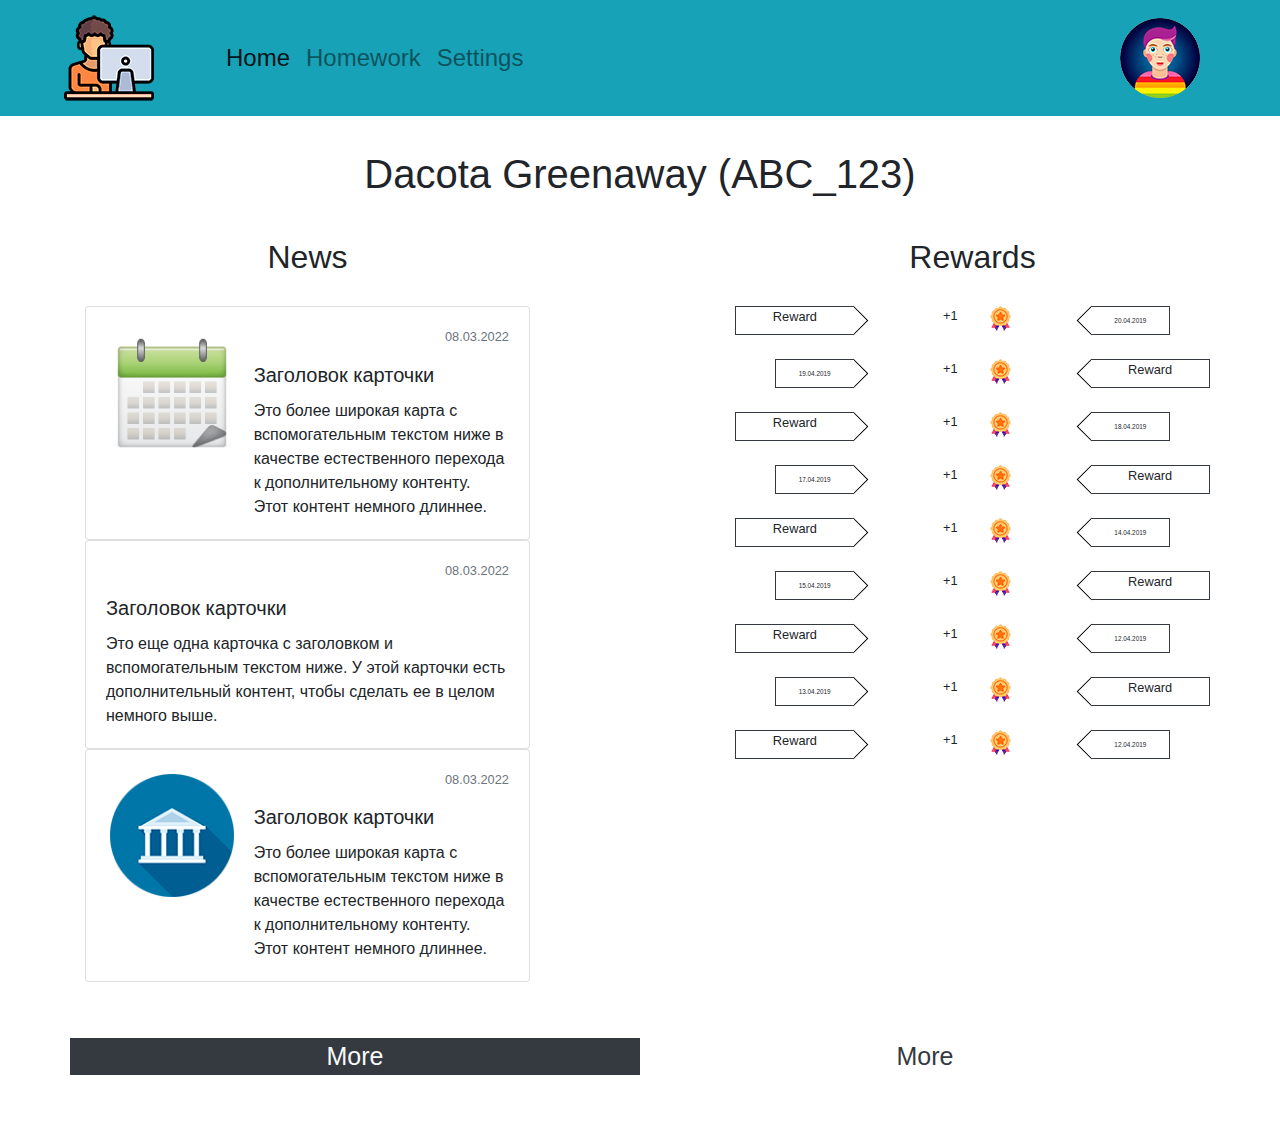
<file: index.html>
<!DOCTYPE html>
<html lang="en">
<head>
    <meta charset="UTF-8">
    <meta http-equiv="X-UA-Compatible" content="IE=edge">
    <meta name="viewport" content="width=device-width, initial-scale=1.0">
    <link rel="stylesheet" href="./assets/bootstrap.css">
    <link rel="stylesheet" href="./assets/style.css">
    <title>Дневник</title>
</head>
<body>


  <nav class="navbar fixed-top navbar-expand-lg navbar-light bg-info ">
    <a class="navbar-brand pl-5" href="./index.html"><img
        src="./img/student_work_office_desk_work_space_computer_working_support_icon_191191.png" alt="office"></a>
    <button class="navbar-toggler" type="button" data-toggle="collapse" data-target="#navbarText"
      aria-controls="navbarText" aria-expanded="false" aria-label="Переключатель навигации">
      <span class="navbar-toggler-icon"></span>
    </button>
    <div class="collapse navbar-collapse pl-5" id="navbarText">
      <ul class="navbar-nav mr-auto">
        <li class="nav-item active">
          <a class="nav-link" href="./index.html">Home<span class="sr-only">(текущая)</span></a>
        </li>
        <li class="nav-item">
          <a class="nav-link" href="#">Homework</a>
        </li>
        <li class="nav-item">
          <a class="nav-link" href="./Settings.html">Settings</a>
        </li>
      </ul>
      <a class="navbar-brand pr-5" href="#"><img src="./img/avatar_person_people_lgtbi_icon_225745.png"
          alt="person"></a>
    </div>
  </nav>
  <h1>Dacota Greenaway (ABC_123)</h1>

  <div class="container">
    <div class="row justify-content-between">
      <div class="col-5">

        <h2>News</h2>

        <div class="card" style="max-width: 540px;">
          <div class="row no-gutters">
            <div class="col-md-4 pl-4 pt-4">

              <img src="./img/diagram-11_24506.png" alt="diagram">

            </div>
            <div class="col-md-8">
              <div class="card-body">

                <p class="card-text"><small class="text-muted">08.03.2022</small></p>
                <h5 class="card-title">Заголовок карточки</h5>
                <p class="card-text">Это более широкая карта с вспомогательным текстом ниже в качестве естественного
                  перехода к дополнительному контенту. Этот контент немного длиннее.</p>

              </div>
            </div>
          </div>
        </div>

        <div class="card">
          <div class="card-body">

            <p class="card-text"><small class="text-muted">08.03.2022</small></p>
            <h5 class="card-title">Заголовок карточки</h5>
            <p class="card-text">Это еще одна карточка с заголовком и вспомогательным текстом ниже. У этой карточки есть
              дополнительный контент, чтобы сделать ее в целом немного выше.
            </p>

          </div>
        </div>

        <div class="card mb-3" style="max-width: 540px;">
          <div class="row no-gutters ">
            <div class="col-md-4 pl-4 pt-4">

              <img src="./img/bank_78392.png" alt="bank">

            </div>
            <div class="col-md-8">
              <div class="card-body">

                <p class="card-text"><small class="text-muted">08.03.2022</small></p>
                <h5 class="card-title">Заголовок карточки</h5>
                <p class="card-text">Это более широкая карта с вспомогательным текстом ниже в качестве естественного
                  перехода к дополнительному контенту. Этот контент немного длиннее.</p>

              </div>
            </div>
          </div>
        </div>

      </div>

      <div class="col-5">

        <h2>Rewards</h2>


        <div class="row ">
          <div class="col-3 arrow_right border border-dark border-right-0 text-center bg-white">Reward</div>
          <div class="col-3 text-right">+1</div>
          <div class="col-3 ">
            <img src="./img/award_medal_winner_icon_151762.png" alt="reward">
          </div>
          <div class="col-2 arrow_left border border-dark border-left-0  bg-white text-center">20.04.2019</div>
        </div>

        <div class="row mt-4 justify-content-end">
          <div class="col-2 arrow_right border border-dark border-right-0 text-center bg-white">19.04.2019</div>
          <div class="col-3 text-right">+1</div>
          <div class="col-3">
            <img src="./img/award_medal_winner_icon_151762.png" alt="reward">
          </div>
          <div class="col-3 arrow_left border border-dark border-left-0 text-center bg-white">Reward</div>
        </div>

        <div class="row mt-4">
          <div class="col-3 arrow_right border border-dark border-right-0 text-center bg-white">Reward</div>
          <div class="col-3 text-right">+1</div>
          <div class="col-3">
            <img src="./img/award_medal_winner_icon_151762.png" alt="reward">
          </div>
          <div class="col-2 arrow_left border border-dark border-left-0 text-center bg-white">18.04.2019</div>
        </div>

        <div class="row mt-4 justify-content-end">
          <div class="col-2 arrow_right border border-dark border-right-0 text-center bg-white">17.04.2019</div>
          <div class="col-3 text-right">+1</div>
          <div class="col-3">
            <img src="./img/award_medal_winner_icon_151762.png" alt="reward">
          </div>
          <div class="col-3 arrow_left border border-dark border-left-0 text-center bg-white">Reward</div>
        </div>

        <div class="row mt-4">
          <div class="col-3 arrow_right border border-dark border-right-0 text-center bg-white">Reward</div>
          <div class="col-3 text-right">+1</div>
          <div class="col-3">
            <img src="./img/award_medal_winner_icon_151762.png" alt="reward">
          </div>
          <div class="col-2 arrow_left border border-dark border-left-0 text-center bg-white">14.04.2019</div>
        </div>

        <div class="row mt-4 justify-content-end">
          <div class="col-2 arrow_right border border-dark border-right-0 text-center bg-white">15.04.2019</div>
          <div class="col-3 text-right">+1</div>
          <div class="col-3">
            <img src="./img/award_medal_winner_icon_151762.png" alt="reward">
          </div>
          <div class="col-3 arrow_left border border-dark border-left-0 text-center bg-white">Reward</div>
        </div>

        <div class="row mt-4">
          <div class="col-3 arrow_right border border-dark border-right-0 text-center bg-white">Reward</div>
          <div class="col-3 text-right">+1</div>
          <div class="col-3">
            <img src="./img/award_medal_winner_icon_151762.png" alt="reward">
          </div>
          <div class="col-2 arrow_left border border-dark border-left-0 text-center bg-white">12.04.2019</div>
        </div>

        <div class="row mt-4 justify-content-end">
          <div class="col-2 arrow_right border border-dark border-right-0 text-center bg-white">13.04.2019</div>
          <div class="col-3 text-right">+1</div>
          <div class="col-3">
            <img src="./img/award_medal_winner_icon_151762.png" alt="reward">
          </div>
          <div class="col-3 arrow_left border border-dark border-left-0 text-center bg-white">Reward</div>
        </div>

        <div class="row mt-4">
          <div class="col-3 arrow_right border border-dark border-right-0 text-center bg-white">Reward</div>
          <div class="col-3 text-right">+1</div>
          <div class="col-3">
            <img src="./img/award_medal_winner_icon_151762.png" alt="reward">
          </div>
          <div class="col-2 arrow_left border border-dark border-left-0 text-center bg-white">12.04.2019</div>
        </div>

      </div>
    </div>
  </div>


  <div class="container mb-5">
    <div class="row">
      <div class="col text-center bg-dark "><a class="more text-light" href="#">More</a></div>
      <div class="col text-center"><a class="more text-dark" href="#">More</a></div>
    </div>
  </div>

  <script src="./assets/jquery-3.6.0.js"></script>
  <script src="./assets/bootstrap.bundle.js"></script>

</body>
</html>
</file>
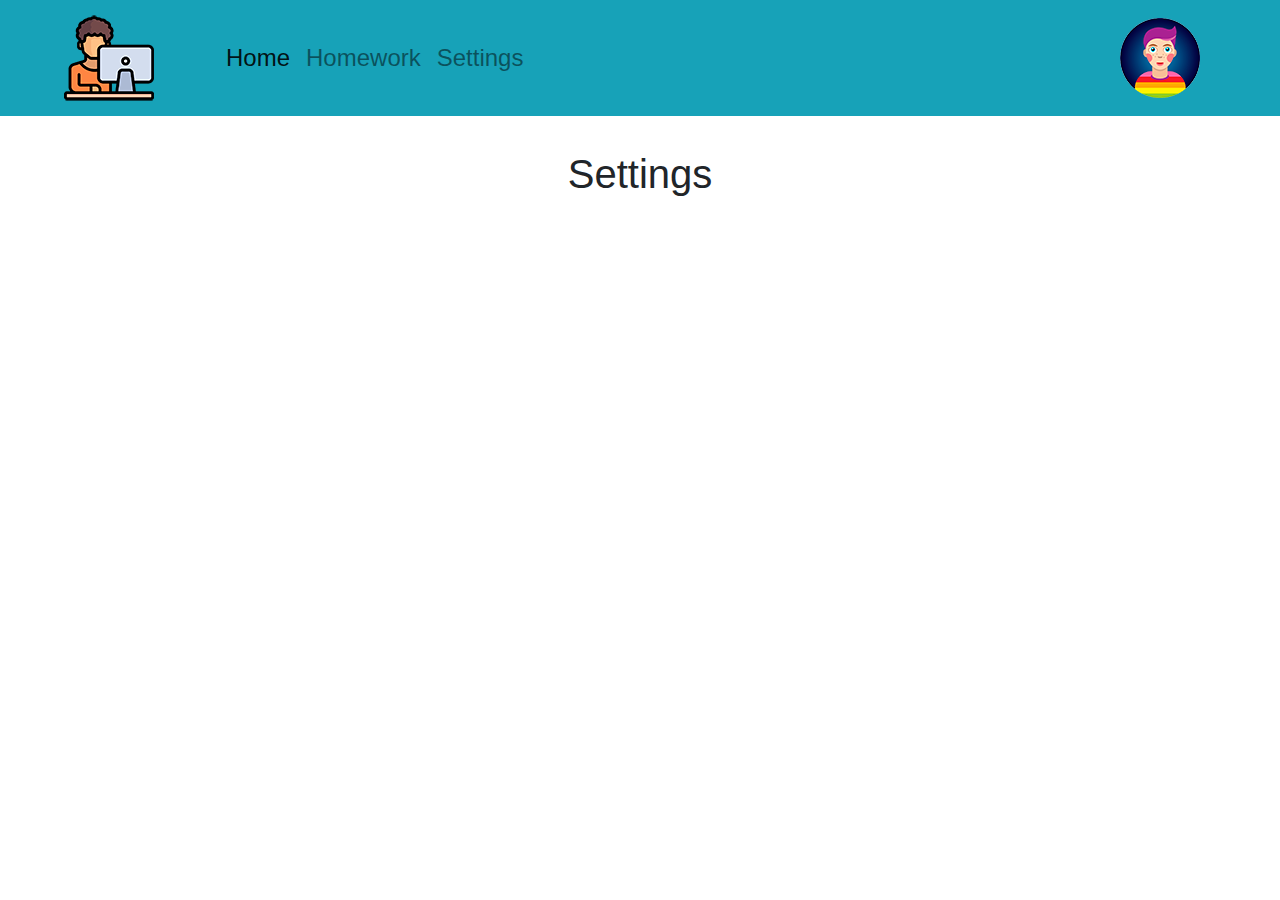
<file: Settings.html>
<!DOCTYPE html>
<html lang="en">
<head>
    <meta charset="UTF-8">
    <meta http-equiv="X-UA-Compatible" content="IE=edge">
    <meta name="viewport" content="width=device-width, initial-scale=1.0">
    <link rel="stylesheet" href="./assets/bootstrap.css">
    <link rel="stylesheet" href="./assets/style.css">
    <title>Дневник</title>
</head>
<body>
  <nav class="navbar fixed-top navbar-expand-lg navbar-light bg-info ">
    <a class="navbar-brand pl-5" href="./index.html"><img src="./img/student_work_office_desk_work_space_computer_working_support_icon_191191.png" alt="office"></a>
    <button class="navbar-toggler" type="button" data-toggle="collapse" data-target="#navbarText" aria-controls="navbarText" aria-expanded="false" aria-label="Переключатель навигации">
      <span class="navbar-toggler-icon"></span>
    </button>
    <div class="collapse navbar-collapse pl-5" id="navbarText">
      <ul class="navbar-nav mr-auto">
        <li class="nav-item active">
          <a class="nav-link" href="./index.html">Home<span class="sr-only">(текущая)</span></a>
        </li>
        <li class="nav-item">
          <a class="nav-link" href="#">Homework</a>
        </li>
        <li class="nav-item">
          <a class="nav-link" href="./Settings.html">Settings</a>
        </li>
      </ul>
      <a class="navbar-brand pr-5" href="#"><img src="./img/avatar_person_people_lgtbi_icon_225745.png" alt="person"></a>
    </div>
  </nav>
      <h1>Settings</h1>
</body>
</html>
</file>
<file: assets/style.css>
*{
    font-family: 'Franklin Gothic Medium', 'Arial Narrow', Arial, sans-serif;
}

nav {
    font-size: 24px;
}

h1 {
    margin-top: 150px;
    text-align: center;
}

.text-muted {
    display: block;
    text-align: right;
}

.container {
    margin-top: 40px;
}

.container h2 {
    margin-bottom: 30px;
    text-align: center;
}

.arrow_left::before {
    content: "";
    color: white;
    border: 1px solid black;
    width: 21px;
    height: 21px;
    z-index: -1;
    position: absolute; 
    left: -10px;
    top: 3px;
    transform: rotate( 50grad);  
}

.arrow_right::after {
    content: "";
    color: white;
    border: 1px solid black;
    width: 21px;
    height: 21px;
    z-index: -1;
    position: absolute; 
    right: -10px;
    top: 3px;
    transform: rotate( 50grad); 
}

.col-2 {
    font-size: .5vw;
    white-space: nowrap;
    line-height: 27px;
}

.col-3 {
    font-size: 1vw;
    white-space: nowrap;
}

.card img {
    width: 100%;
}

.more {
    font-size: 25px;
}
</file>
